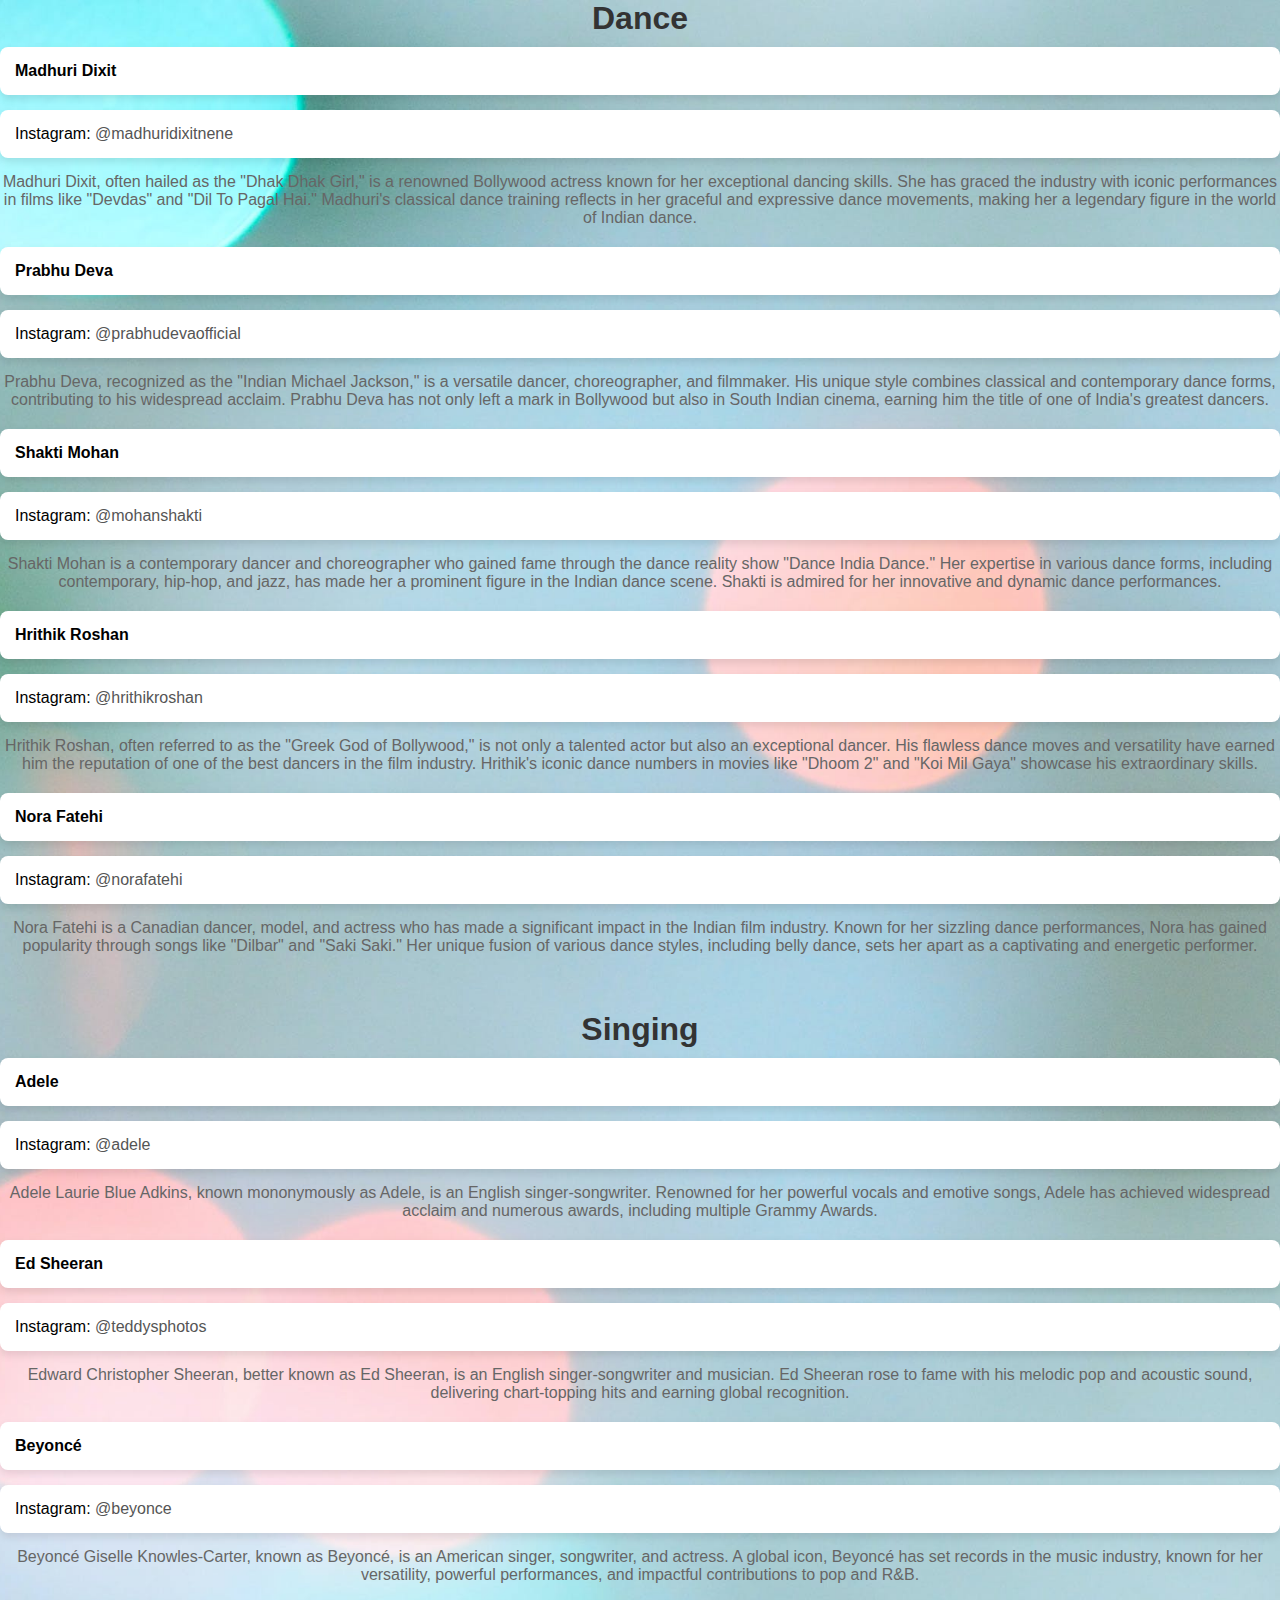
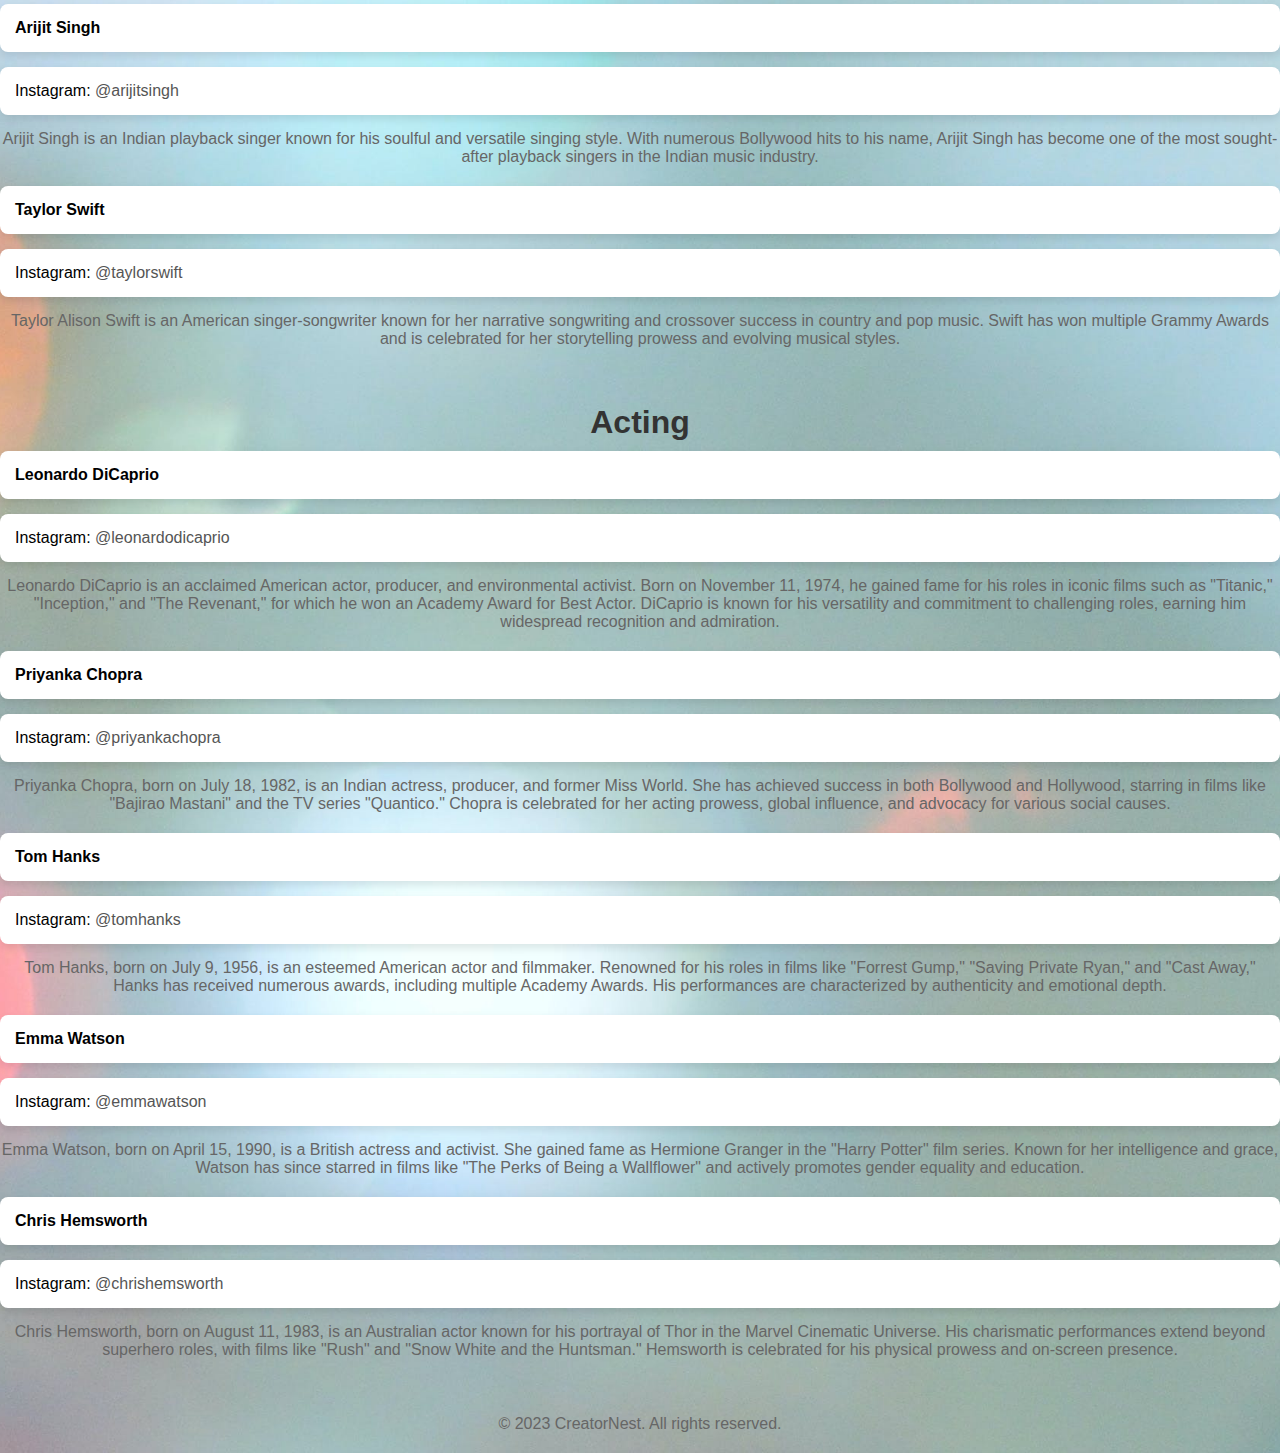
<file: HTML Project/Home.html>
<!DOCTYPE html>
<html lang="en">
<head>
    <meta charset="UTF-8">
    <link rel="stylesheet" href="Home.css">
    <meta name="viewport" content="width=device-width, initial-scale=1.0">
    <title>Home</title>
    <link rel="website icon" type="png"
    href="webicon2.png">
</head>
<body>
    <h1>Dance</h1>
    <ul>
        <li><strong>Madhuri Dixit</strong></li>
        <ul>
            <li>Instagram: <a href="https://www.instagram.com/madhuridixitnene" target="_blank">@madhuridixitnene</a></li>
        </ul>
        <p>Madhuri Dixit, often hailed as the "Dhak Dhak Girl," is a renowned Bollywood actress known for her exceptional dancing skills. She has graced the industry with iconic performances in films like "Devdas" and "Dil To Pagal Hai." Madhuri's classical dance training reflects in her graceful and expressive dance movements, making her a legendary figure in the world of Indian dance.</p>
        <li><strong>Prabhu Deva</strong></li>
        <ul>
            <li>Instagram: <a href="https://www.instagram.com/prabhudevaofficial" target="_blank">@prabhudevaofficial</a></li>
        </ul>
        <p>Prabhu Deva, recognized as the "Indian Michael Jackson," is a versatile dancer, choreographer, and filmmaker. His unique style combines classical and contemporary dance forms, contributing to his widespread acclaim. Prabhu Deva has not only left a mark in Bollywood but also in South Indian cinema, earning him the title of one of India's greatest dancers.</p>

        <li><strong>Shakti Mohan</strong></li>
        <ul>
            <li>Instagram: <a href="https://www.instagram.com/mohanshakti" target="_blank">@mohanshakti</a></li>
        </ul>
        <p>Shakti Mohan is a contemporary dancer and choreographer who gained fame through the dance reality show "Dance India Dance." Her expertise in various dance forms, including contemporary, hip-hop, and jazz, has made her a prominent figure in the Indian dance scene. Shakti is admired for her innovative and dynamic dance performances.</p>

        <li><strong>Hrithik Roshan</strong></li>
        <ul>
            <li>Instagram: <a href="https://www.instagram.com/hrithikroshan" target="_blank">@hrithikroshan</a></li>
        </ul>
        <p>Hrithik Roshan, often referred to as the "Greek God of Bollywood," is not only a talented actor but also an exceptional dancer. His flawless dance moves and versatility have earned him the reputation of one of the best dancers in the film industry. Hrithik's iconic dance numbers in movies like "Dhoom 2" and "Koi Mil Gaya" showcase his extraordinary skills.</p>

        <li><strong>Nora Fatehi</strong></li>
        <ul>
            <li>Instagram: <a href="https://www.instagram.com/norafatehi" target="_blank">@norafatehi</a></li>
        </ul>
        <p>Nora Fatehi is a Canadian dancer, model, and actress who has made a significant impact in the Indian film industry. Known for her sizzling dance performances, Nora has gained popularity through songs like "Dilbar" and "Saki Saki." Her unique fusion of various dance styles, including belly dance, sets her apart as a captivating and energetic performer.</p>
    </ul>
    <br>
    <br>
    <h1>Singing</h1>

    <ul>
        <li><strong>Adele</strong></li>
        <ul>
            <li>Instagram: <a href="https://www.instagram.com/adele" target="_blank">@adele</a></li>
        </ul>
        <p>Adele Laurie Blue Adkins, known mononymously as Adele, is an English singer-songwriter.
            Renowned for her powerful vocals and emotive songs, Adele has achieved widespread acclaim and numerous awards, including multiple Grammy Awards.</p>

        <li><strong>Ed Sheeran</strong></li>
        <ul>
            <li>Instagram: <a href="https://www.instagram.com/teddysphotos" target="_blank">@teddysphotos</a></li>
        </ul>
        <p>Edward Christopher Sheeran, better known as Ed Sheeran, is an English singer-songwriter and musician.
            Ed Sheeran rose to fame with his melodic pop and acoustic sound, delivering chart-topping hits and earning global recognition.</p>

        <li><strong>Beyoncé</strong></li>
        <ul>
            <li>Instagram: <a href="https://www.instagram.com/beyonce" target="_blank">@beyonce</a></li>
        </ul>
        <p>Beyoncé Giselle Knowles-Carter, known as Beyoncé, is an American singer, songwriter, and actress.
            A global icon, Beyoncé has set records in the music industry, known for her versatility, powerful performances, and impactful contributions to pop and R&B.</p>

        <li><strong>Arijit Singh</strong></li>
        <ul>
            <li>Instagram: <a href="https://www.instagram.com/arijitsingh" target="_blank">@arijitsingh</a></li>
        </ul>
        <p>Arijit Singh is an Indian playback singer known for his soulful and versatile singing style.
            With numerous Bollywood hits to his name, Arijit Singh has become one of the most sought-after playback singers in the Indian music industry.</p>

        <li><strong>Taylor Swift</strong></li>
        <ul>
            <li>Instagram: <a href="https://www.instagram.com/taylorswift" target="_blank">@taylorswift</a></li>
        </ul>
        <p>Taylor Alison Swift is an American singer-songwriter known for her narrative songwriting and crossover success in country and pop music.
            Swift has won multiple Grammy Awards and is celebrated for her storytelling prowess and evolving musical styles.</p>
    </ul>
    <br>
    <br>
    <h1>Acting</h1>

    <ul>
        <li><strong>Leonardo DiCaprio</strong></li>
        <ul>
            <li>Instagram: <a href="https://www.instagram.com/leonardodicaprio" target="_blank">@leonardodicaprio</a></li>
        </ul>
        <p>Leonardo DiCaprio is an acclaimed American actor, producer, and environmental activist. Born on November 11, 1974, he gained fame for his roles in iconic films such as "Titanic," "Inception," and "The Revenant," for which he won an Academy Award for Best Actor. DiCaprio is known for his versatility and commitment to challenging roles, earning him widespread recognition and admiration.</p>

        <li><strong>Priyanka Chopra</strong></li>
        <ul>
            <li>Instagram: <a href="https://www.instagram.com/priyankachopra" target="_blank">@priyankachopra</a></li>
        </ul>
        <p>Priyanka Chopra, born on July 18, 1982, is an Indian actress, producer, and former Miss World. She has achieved success in both Bollywood and Hollywood, starring in films like "Bajirao Mastani" and the TV series "Quantico." Chopra is celebrated for her acting prowess, global influence, and advocacy for various social causes.</p>

        <li><strong>Tom Hanks</strong></li>
        <ul>
            <li>Instagram: <a href="https://www.instagram.com/tomhanks" target="_blank">@tomhanks</a></li>
        </ul>
        <p>Tom Hanks, born on July 9, 1956, is an esteemed American actor and filmmaker. Renowned for his roles in films like "Forrest Gump," "Saving Private Ryan," and "Cast Away," Hanks has received numerous awards, including multiple Academy Awards. His performances are characterized by authenticity and emotional depth.</p>

        <li><strong>Emma Watson</strong></li>
        <ul>
            <li>Instagram: <a href="https://www.instagram.com/emmawatson" target="_blank">@emmawatson</a></li>
        </ul>
        <p>Emma Watson, born on April 15, 1990, is a British actress and activist. She gained fame as Hermione Granger in the "Harry Potter" film series. Known for her intelligence and grace, Watson has since starred in films like "The Perks of Being a Wallflower" and actively promotes gender equality and education.</p>

        <li><strong>Chris Hemsworth</strong></li>
        <ul>
            <li>Instagram: <a href="https://www.instagram.com/chrishemsworth" target="_blank">@chrishemsworth</a></li>
        </ul>
        <p>Chris Hemsworth, born on August 11, 1983, is an Australian actor known for his portrayal of Thor in the Marvel Cinematic Universe. His charismatic performances extend beyond superhero roles, with films like "Rush" and "Snow White and the Huntsman." Hemsworth is celebrated for his physical prowess and on-screen presence.</p>
    </ul>
    <br>
    <br>
    <footer>
        <p>&copy; 2023 CreatorNest. All rights reserved.</p>
    </footer>
</body>
</html>
</file>
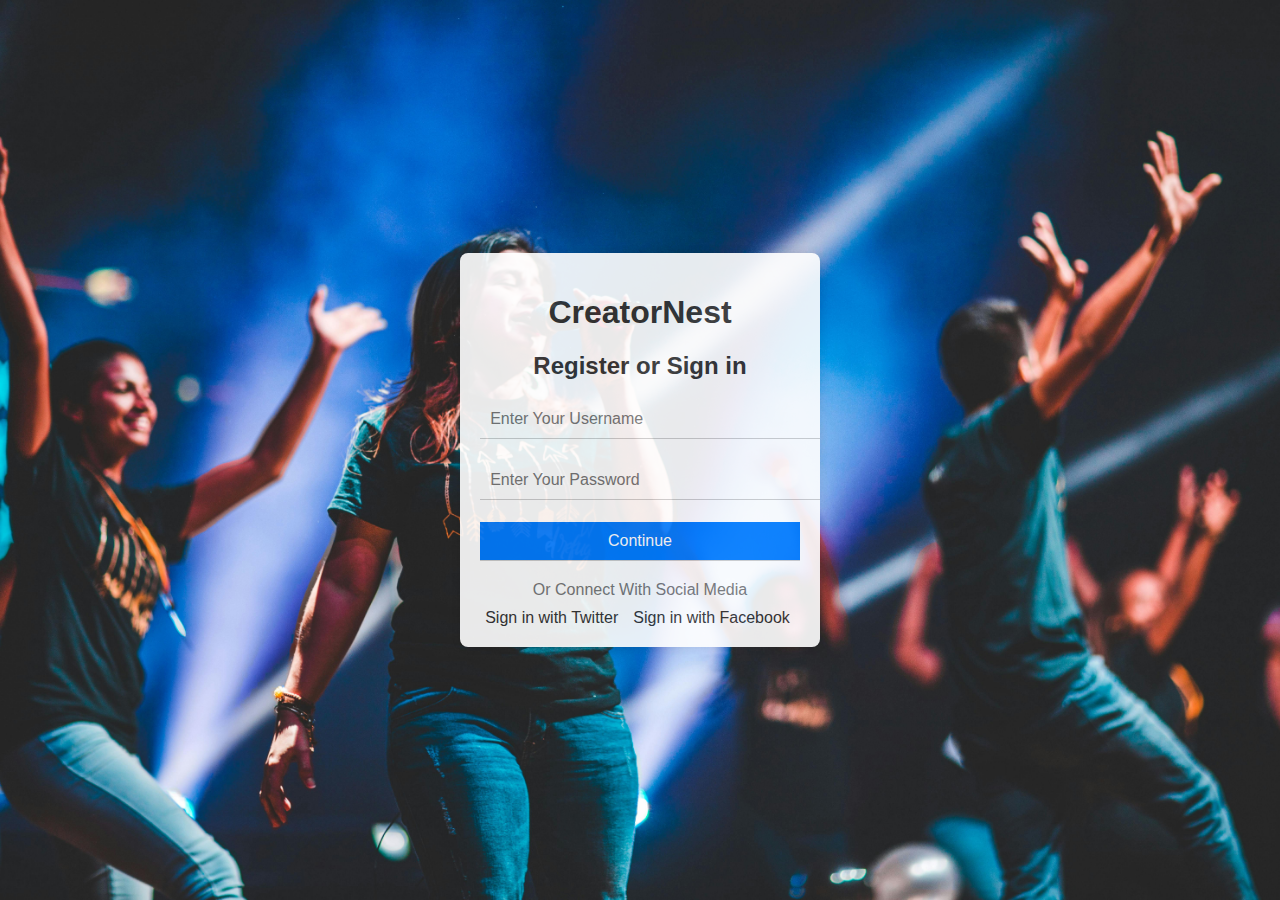
<file: HTML Project/Register.html>
<!DOCTYPE html>
<html lang="en">
<head>
    <meta charset="UTF-8">
    <link rel="stylesheet" href="Register.css">
    <meta name="viewport" content="width=device-width, initial-scale=1.0">
    <title>Register or Sign in</title>
    <link rel="website icon" type="png"
    href="webicon3.png">
</head>
<body>
    <main class="container">
        <h1>CreatorNest</h1>
        <h2>Register or Sign in</h2>
        <form action="">
            <div class="input-field">
                <input type="text" name="username" id="username"
                    placeholder="Enter Your Username">
                <div class="underline"></div>
            </div>
            <div class="input-field">
                <input type="password" name="password" id="password"
                    placeholder="Enter Your Password">
                <div class="underline"></div>
            </div>

            <input type="submit" value="Continue">
        </form>

        <div class="footer">
            <span>Or Connect With Social Media</span>
            <div class="social-fields">
                <div class="social-field twitter">
                    <a href="#">
                        <i class="fab fa-twitter"></i>
                        Sign in with Twitter
                    </a>
                </div>
                <div class="social-field facebook">
                    <a href="#">
                        <i class="fab fa-facebook-f"></i>
                        Sign in with Facebook
                    </a>
                </div>
            </div>
        </div>
    </main>
</body>
</html>
</file>
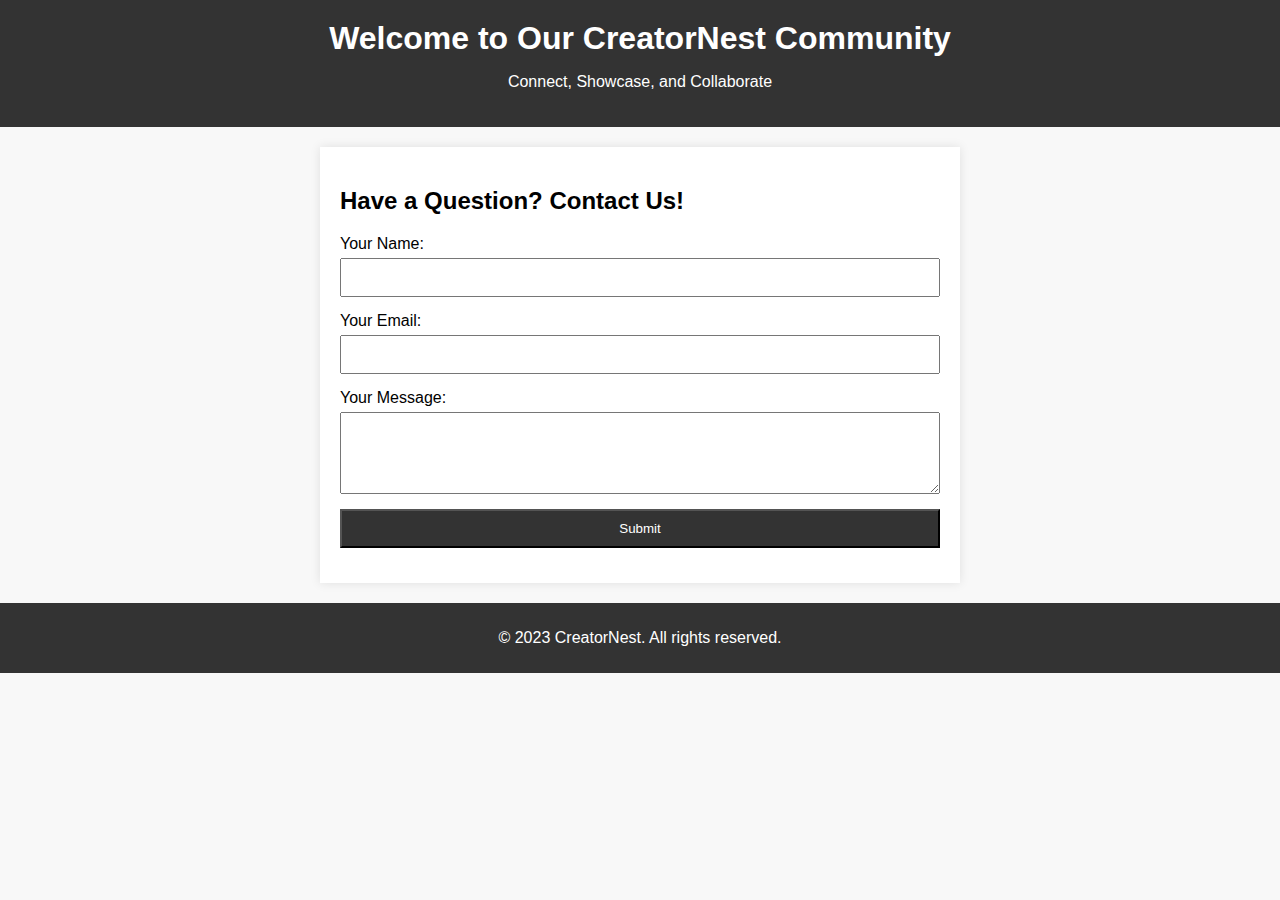
<file: HTML Project/support.html>
<!DOCTYPE html>
<html lang="en">
<head>
    <meta charset="UTF-8">
    <link rel="stylesheet" href="support.css">
    <meta name="viewport" content="width=device-width, initial-scale=1.0">
    <title>Support 24/7</title>
    <link rel="website icon" type="png"
    href="webicon4.png">
</head>
<body>
    <header>
        <h1>Welcome to Our CreatorNest Community</h1>
        <p>Connect, Showcase, and Collaborate</p>
    </header>

    <section id="query-form">
        <h2>Have a Question? Contact Us!</h2>
        <form action="#">
            <label for="name">Your Name:</label>
            <input type="text" id="name" name="name" required>

            <label for="email">Your Email:</label>
            <input type="email" id="email" name="email" required>

            <label for="message">Your Message:</label>
            <textarea id="message" name="message" rows="4" required></textarea>

            <input type="submit" value="Submit">
        </form>
    </section>

    <footer>
        <p>&copy; 2023 CreatorNest. All rights reserved.</p>
    </footer>
</body>
</html>
</file>
<file: HTML Project/Home.css>
body, h1, h2, ul, li, p {
    margin: 0;
    padding: 0;
}

body {
    font-family: 'Arial', sans-serif;
    background-color: #f8f8f8;
    margin: 0;
    display: flex;
    flex-direction: column;
    align-items: center;
    justify-content: center;
    min-height: 100vh;
    background-image: url('image2.jpg');
    background-size: cover;
    background-position: center;
}

h1, h2 {
    color: #333;
    margin-bottom: 10px;
}

ul {
    list-style: none;
    padding: 0;
}

li {
    margin-bottom: 15px;
}

a {
    text-decoration: none;
    color: #cc0000;
}

p {
    color: #666;
    margin-bottom: 20px;
    text-align: center;
}

li {
    background-color: #fff;
    padding: 15px;
    border-radius: 8px;
    box-shadow: 0 4px 8px rgba(0, 0, 0, 0.1);
}

ul ul a {
    color: #555;
}

a:hover {
    text-decoration: underline;
}

footer {
    text-align: center;
    background-color:transparent;
}
</file>
<file: HTML Project/Register.css>
body {
    font-family: 'Arial', sans-serif;
    margin: 0;
    display: flex;
    align-items: center;
    justify-content: center;
    height: 100vh;
    background-image: url('image1.jpg');
    background-size: cover;
    background-position: center;
    opacity: 0.9; 
}

.container {
    background-color: #fff;
    box-shadow: 0 0 10px rgba(0, 0, 0, 0.1);
    padding: 20px;
    border-radius: 8px;
}

h1 {
    text-align: center;
    color: #333;
}
h2 {
    text-align: center;
    color: #333;
}

form {
    display: flex;
    flex-direction: column;
}

.input-field {
    margin-bottom: 20px;
}

input {
    width: 100%;
    padding: 10px;
    border: none;
    border-bottom: 1px solid #ccc;
    outline: none;
    font-size: 16px;
    transition: border-bottom-color 0.3s;
}

input:focus {
    border-bottom-color: #007bff;
}

.underline {
    height: 2px;
    background-color: #007bff;
    width: 0;
    transition: width 0.3s;
}

input:focus + .underline {
    width: 100%;
}

input[type="submit"] {
    background-color: #007bff;
    color: #fff;
    cursor: pointer;
    transition: background-color 0.3s;
}

input[type="submit"]:hover {
    background-color: #0056b3;
}

.footer {
    margin-top: 20px;
    text-align: center;
    color: #777;
}

.social-fields {
    display: flex;
    justify-content: center;
    margin-top: 10px;
}

.social-field {
    margin-right: 10px;
}

.social-field a {
    text-decoration: none;
    color: #333;
}

.social-field i {
    margin-right: 5px;
}
</file>
<file: HTML Project/support.css>
body {
    font-family: 'Arial', sans-serif;
    background-color: #f8f8f8;
    margin: 0;
    padding: 0;
}

header {
    background-color: #333;
    color: #fff;
    text-align: center;
    padding: 20px;
}

header h1 {
    margin: 0;
}

section#query-form {
    max-width: 600px;
    margin: 20px auto;
    padding: 20px;
    background-color: #fff;
    box-shadow: 0 0 10px rgba(0, 0, 0, 0.1);
}

form {
    display: flex;
    flex-direction: column;
}

label {
    margin-bottom: 5px;
}

input,
textarea {
    margin-bottom: 15px;
    padding: 10px;
}

input[type="submit"] {
    background-color: #333;
    color: #fff;
    cursor: pointer;
}

footer {
    text-align: center;
    padding: 10px;
    background-color: #333;
    color: #fff;
}
</file>
